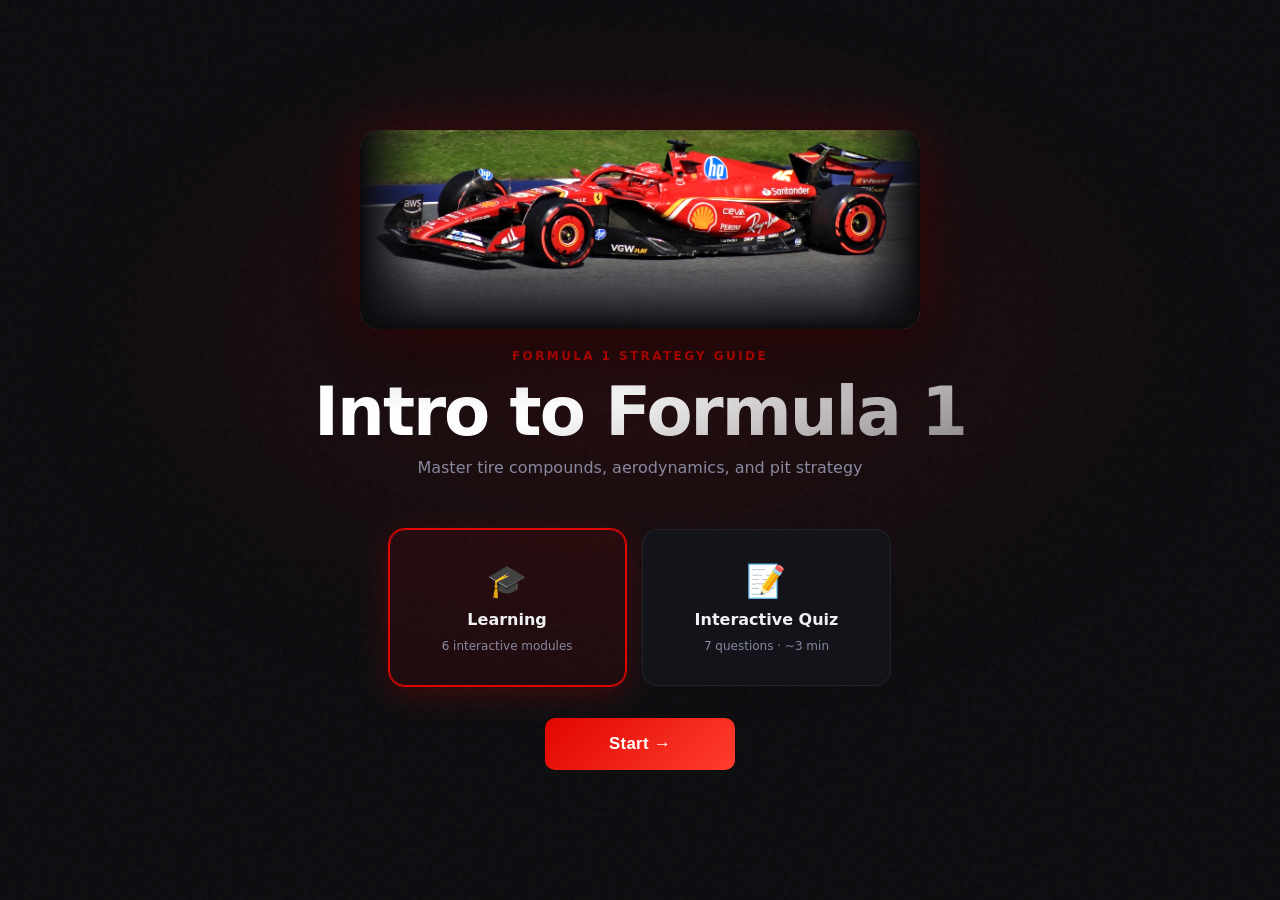
<file: index.html>
<!DOCTYPE html>
<html lang="en">
<head>
  <meta charset="UTF-8">
  <meta name="viewport" content="width=device-width, initial-scale=1.0">
  <title>Intro to Formula 1</title>
  <link rel="stylesheet" href="styles.css">
</head>
<body>

  <!-- HOME -->
  <div class="screen active" id="screen-home">
    <!-- animated background scene -->
    <div class="home-scene" id="home-scene"></div>

    <div style="flex:1;display:flex;flex-direction:column;align-items:center;justify-content:center;text-align:center;position:relative;z-index:2;">
      <!-- Ferrari SF-24 hero photo -->
      <div class="home-car-wrap">
        <img src="ferrari_home.jpg" class="home-car-img" alt="Ferrari SF-24">
      </div>

      <div class="home-eyebrow">Formula 1 Strategy Guide</div>
      <h1 class="home-title">Intro to Formula 1</h1>
      <p class="home-sub">Master tire compounds, aerodynamics, and pit strategy</p>

      <div class="mode-cards">
        <div class="mode-card selected" id="mode-learning" onclick="selectMode('learning')">
          <span class="icon">🎓</span>
          <span class="label">Learning</span>
          <span style="font-size:0.75rem;color:var(--text-2);">6 interactive modules</span>
        </div>
        <div class="mode-card" id="mode-quiz" onclick="selectMode('quiz')">
          <span class="icon">📝</span>
          <span class="label">Interactive Quiz</span>
          <span style="font-size:0.75rem;color:var(--text-2);">7 questions · ~3 min</span>
        </div>
      </div>

      <button class="btn-primary" onclick="startSelected()" style="padding:16px 64px;font-size:1.05rem;">Start →</button>
    </div>
  </div>

  <!-- LEARNING MENU -->
  <div class="screen" id="screen-learning-menu">
    <div class="nav">
      <button class="nav-back" onclick="showScreen('home')">← Home</button>
      <span class="nav-badge">F1 Strategies</span>
    </div>

    <h2 style="font-size:1.6rem;font-weight:800;letter-spacing:-0.02em;">Learning Modules</h2>
    <p style="margin-top:5px;color:var(--text-2);font-size:0.9rem;">Work through each topic to understand modern F1 race strategy.</p>

    <div class="section-list">
      <div class="section-item" onclick="showScreen('car-components')">
        <span class="section-num">01</span>
        <span class="section-icon">🏎️</span>
        <div><div class="section-label">Car Components</div><div class="section-desc">Explore key parts of an F1 car</div></div>
        <span style="margin-left:auto;color:var(--text-3);font-size:1rem;">›</span>
      </div>
      <div class="section-item" onclick="showScreen('tires')">
        <span class="section-num">02</span>
        <span class="section-icon">🔴</span>
        <div><div class="section-label">Tire Compounds</div><div class="section-desc">Soft, Medium, Hard, Inter, Wet</div></div>
        <span style="margin-left:auto;color:var(--text-3);font-size:1rem;">›</span>
      </div>
      <div class="section-item" onclick="showScreen('tire-degradation')">
        <span class="section-num">03</span>
        <span class="section-icon">📉</span>
        <div><div class="section-label">Tire Degradation</div><div class="section-desc">The cliff effect on lap times</div></div>
        <span style="margin-left:auto;color:var(--text-3);font-size:1rem;">›</span>
      </div>
      <div class="section-item" onclick="showScreen('performance-degradation')">
        <span class="section-num">04</span>
        <span class="section-icon">⚡</span>
        <div><div class="section-label">Performance Degradation</div><div class="section-desc">How grip changes your speed</div></div>
        <span style="margin-left:auto;color:var(--text-3);font-size:1rem;">›</span>
      </div>
      <div class="section-item" onclick="showScreen('aerodynamics')">
        <span class="section-num">05</span>
        <span class="section-icon">💨</span>
        <div><div class="section-label">Aerodynamics</div><div class="section-desc">Clean air vs dirty air</div></div>
        <span style="margin-left:auto;color:var(--text-3);font-size:1rem;">›</span>
      </div>
      <div class="section-item" onclick="showScreen('finding-the-gap')">
        <span class="section-num">06</span>
        <span class="section-icon">🏁</span>
        <div><div class="section-label">Finding the Gap</div><div class="section-desc">Select your pit window</div></div>
        <span style="margin-left:auto;color:var(--text-3);font-size:1rem;">›</span>
      </div>
    </div>

    <div style="margin-top:20px;display:flex;justify-content:flex-end;">
      <button class="btn-primary" onclick="showScreen('quiz-intro')">Take the Quiz →</button>
    </div>
  </div>

  <!-- CAR COMPONENTS -->
  <div class="screen" id="screen-car-components">
    <div class="nav">
      <button class="nav-back" onclick="showScreen('learning-menu')">← Back</button>
      <div style="display:flex;align-items:center;gap:12px;">
        <div class="progress-dots" id="pd-car"></div>
        <span class="nav-badge">01 / 06</span>
      </div>
    </div>
    <h2 style="font-size:1.5rem;font-weight:800;letter-spacing:-0.02em;">Car Components</h2>
    <p style="margin-top:4px;color:var(--text-2);font-size:0.88rem;">Click the red hotspots to learn about each part.</p>

    <div style="flex:1;display:flex;gap:32px;align-items:center;margin-top:20px;overflow:hidden;">
      <div style="flex:1;display:flex;align-items:center;justify-content:center;">
        <div class="car-photo-wrap">
          <img src="ferrari_sf24.jpg"
               alt="Ferrari SF-24 — 2024 Austrian Grand Prix">
          <!-- front wing -->
          <div class="hs-dot" style="left:7%;top:72%;" onclick="showComponent('frontwing')"></div>
          <!-- front tire center -->
          <div class="hs-dot" style="left:21%;top:72%;" onclick="showComponent('fronttire')"></div>
          <!-- halo: arch above cockpit (accounts for ~30% grass at top) -->
          <div class="hs-dot" style="left:38%;top:40%;" onclick="showComponent('halo')"></div>
          <!-- sidepod: Shell logo area -->
          <div class="hs-dot" style="left:55%;top:59%;" onclick="showComponent('sidepod')"></div>
          <!-- rear tire center -->
          <div class="hs-dot" style="left:78%;top:72%;" onclick="showComponent('reartire')"></div>
          <!-- rear wing: upper right -->
          <div class="hs-dot" style="left:89%;top:35%;" onclick="showComponent('rearwing')"></div>
        </div>
      </div>

      <div class="comp-panel" id="component-info">
        <p style="color:var(--text-3);text-align:center;font-size:0.88rem;line-height:1.6;">Click a red hotspot on the car to learn more.</p>
      </div>
    </div>

    <div style="margin-top:16px;display:flex;justify-content:flex-end;">
      <button class="btn-primary" onclick="showScreen('tires')">Next: Tires →</button>
    </div>
  </div>

  <!-- TIRES -->
  <div class="screen" id="screen-tires">
    <div class="nav">
      <button class="nav-back" onclick="showScreen('learning-menu')">← Back</button>
      <div style="display:flex;align-items:center;gap:12px;">
        <div class="progress-dots" id="pd-tires"></div>
        <span class="nav-badge">02 / 06</span>
      </div>
    </div>
    <h2 style="font-size:1.5rem;font-weight:800;letter-spacing:-0.02em;">Tire Compounds</h2>
    <p style="margin-top:4px;color:var(--text-2);font-size:0.88rem;">F1 uses color-coded compounds. Click one to learn its purpose.</p>

    <div class="tire-grid">
      <div class="tire-card" onclick="selectTire(this,'soft')"  style="--active-color:#e10600;--active-glow:rgba(225,6,0,0.2);">
        <div class="tire-ring" style="border-color:#e10600;"></div>
        <span class="tire-name">Soft</span>
      </div>
      <div class="tire-card" onclick="selectTire(this,'med')"   style="--active-color:#ffd600;--active-glow:rgba(255,214,0,0.15);">
        <div class="tire-ring" style="border-color:#ffd600;"></div>
        <span class="tire-name">Medium</span>
      </div>
      <div class="tire-card" onclick="selectTire(this,'hard')"  style="--active-color:#e0e0e0;--active-glow:rgba(224,224,224,0.1);">
        <div class="tire-ring" style="border-color:#e0e0e0;"></div>
        <span class="tire-name">Hard</span>
      </div>
      <div class="tire-card" onclick="selectTire(this,'inter')" style="--active-color:#00c853;--active-glow:rgba(0,200,83,0.15);">
        <div class="tire-ring" style="border-color:#00c853;"></div>
        <span class="tire-name">Inter</span>
      </div>
      <div class="tire-card" onclick="selectTire(this,'wet')"   style="--active-color:#2979ff;--active-glow:rgba(41,121,255,0.15);">
        <div class="tire-ring" style="border-color:#2979ff;"></div>
        <span class="tire-name">Full Wet</span>
      </div>
    </div>

    <div class="tire-info-box">
      <p id="tire-text" style="color:var(--text-3);font-style:italic;font-size:0.95rem;">Select a compound above to see details.</p>
    </div>

    <div style="margin-top:auto;padding-top:20px;display:flex;justify-content:flex-end;">
      <button class="btn-primary" onclick="showScreen('tire-degradation')">Next: Tire Degradation →</button>
    </div>
  </div>

  <!-- TIRE DEGRADATION -->
  <div class="screen" id="screen-tire-degradation">
    <div class="nav">
      <button class="nav-back" onclick="showScreen('learning-menu')">← Back</button>
      <div style="display:flex;align-items:center;gap:12px;">
        <div class="progress-dots" id="pd-degrad"></div>
        <span class="nav-badge">03 / 06</span>
      </div>
    </div>
    <h2 style="font-size:1.5rem;font-weight:800;letter-spacing:-0.02em;">Tire Degradation</h2>
    <p style="margin-top:4px;color:var(--text-2);font-size:0.88rem;">Drag the slider to see how tire wear affects lap time.</p>

    <div class="slider-card">
      <div style="display:flex;justify-content:space-between;align-items:center;margin-bottom:24px;">
        <div>
          <div style="font-size:0.72rem;color:var(--text-2);text-transform:uppercase;letter-spacing:0.1em;margin-bottom:4px;">Lap Time</div>
          <div id="laptime-display" style="font-size:2.4rem;font-weight:800;color:var(--red);letter-spacing:-0.03em;line-height:1;">1:20.0</div>
        </div>
        <div style="display:flex;flex-direction:column;align-items:flex-end;gap:6px;">
          <span style="color:#00c853;font-size:0.8rem;font-weight:600;">↑ Fresh tires</span>
          <span style="color:var(--red);font-size:0.8rem;font-weight:600;">↓ Worn tires</span>
        </div>
      </div>

      <input type="range" id="wear-slider" min="0" max="100" value="20" oninput="updateDegradation(this.value)" style="--pct:20%;">

      <div class="grip-bar-wrap">
        <div style="display:flex;justify-content:space-between;align-items:center;margin-bottom:10px;">
          <span style="font-size:0.85rem;font-weight:700;">Grip Level</span>
          <span id="grip-label" style="font-size:0.85rem;font-weight:700;color:#00c853;">High Grip</span>
        </div>
        <div class="grip-bar">
          <div class="grip-bar-cover" id="grip-cover" style="width:80%;"></div>
        </div>
        <div style="display:flex;justify-content:space-between;margin-top:6px;">
          <span style="font-size:0.75rem;color:#00c853;font-weight:600;">High Grip</span>
          <span style="font-size:0.75rem;color:var(--red);font-weight:600;">Low Grip</span>
        </div>
      </div>

      <div id="degrad-msg" style="margin-top:20px;padding:12px 16px;border-radius:8px;background:var(--surface2);font-size:0.88rem;font-style:italic;color:var(--text-2);min-height:42px;display:flex;align-items:center;"></div>
    </div>

    <div style="margin-top:16px;display:flex;justify-content:flex-end;">
      <button class="btn-primary" onclick="showScreen('performance-degradation')">Next: Performance →</button>
    </div>
  </div>

  <!-- PERFORMANCE DEGRADATION -->
  <div class="screen" id="screen-performance-degradation">
    <div class="nav">
      <button class="nav-back" onclick="showScreen('learning-menu')">← Back</button>
      <div style="display:flex;align-items:center;gap:12px;">
        <div class="progress-dots" id="pd-perf"></div>
        <span class="nav-badge">04 / 06</span>
      </div>
    </div>

    <div style="display:flex;justify-content:space-between;align-items:flex-start;">
      <div>
        <h2 style="font-size:1.5rem;font-weight:800;letter-spacing:-0.02em;">Performance Degradation</h2>
        <p style="margin-top:4px;color:var(--text-2);font-size:0.88rem;">Drag to see how grip level changes lap speed.</p>
      </div>
      <div class="stat-chip">
        <div class="val" id="perf-laptime">1:20.0</div>
        <div class="lbl">Lap Time</div>
      </div>
    </div>

    <div class="track-wrapper">
      <svg viewBox="0 0 700 280" style="width:88%;max-width:660px;">
        <ellipse cx="350" cy="140" rx="292" ry="118" fill="none" stroke="rgba(255,255,255,0.05)" stroke-width="28"/>
        <ellipse cx="350" cy="140" rx="292" ry="118" fill="none" stroke="rgba(255,255,255,0.08)" stroke-width="22"/>
        <ellipse cx="350" cy="140" rx="280" ry="106" fill="none" stroke="#e10600" stroke-width="2" stroke-dasharray="10 6" opacity="0.7"/>
        <rect x="348" y="20" width="4" height="20" rx="1" fill="#e10600" opacity="0.8"/>
      </svg>
      <div id="perf-car">🏎️</div>
    </div>

    <div class="perf-slider-bar">
      <div style="display:flex;justify-content:space-between;align-items:center;margin-bottom:10px;">
        <span style="font-size:0.85rem;font-weight:700;">Grip Level</span>
        <span id="perf-grip-label" style="font-size:0.85rem;font-weight:700;color:#00c853;">High Grip</span>
      </div>
      <input type="range" id="perf-slider" min="0" max="100" value="15" oninput="updatePerf(this.value)" style="--pct:15%;">
      <div style="display:flex;justify-content:space-between;margin-top:6px;">
        <span style="font-size:0.75rem;color:#00c853;font-weight:600;">Fresh Tires</span>
        <span style="font-size:0.75rem;color:var(--red);font-weight:600;">Worn Tires</span>
      </div>
    </div>

    <div style="margin-top:14px;display:flex;justify-content:flex-end;">
      <button class="btn-primary" onclick="showScreen('aerodynamics')">Next: Aerodynamics →</button>
    </div>
  </div>

  <!-- AERODYNAMICS -->
  <div class="screen" id="screen-aerodynamics">
    <div class="nav">
      <button class="nav-back" onclick="showScreen('learning-menu')">← Back</button>
      <div style="display:flex;align-items:center;gap:12px;">
        <div class="progress-dots" id="pd-aero"></div>
        <span class="nav-badge">05 / 06</span>
      </div>
    </div>
    <h2 style="font-size:1.5rem;font-weight:800;letter-spacing:-0.02em;">Aerodynamics</h2>
    <p style="margin-top:4px;color:var(--text-2);font-size:0.88rem;">Drag the slider to move the following car. See how dirty air destroys downforce.</p>

    <!-- interactive slipstream simulator -->
    <div style="background:var(--surface);border:1px solid var(--border);border-radius:16px;padding:20px 24px;margin-top:16px;">
      <div style="font-size:0.72rem;font-weight:700;letter-spacing:0.1em;text-transform:uppercase;color:var(--text-2);margin-bottom:12px;">Slipstream Simulator — drag the slider</div>

      <div class="aero-sim-wrap" id="aero-sim-wrap" style="height:100px;">
        <!-- road markings -->
        <div style="position:absolute;bottom:18px;left:0;right:0;height:3px;background:repeating-linear-gradient(to right,rgba(255,255,255,0.06) 0 30px,transparent 30px 60px);"></div>
        <div id="aero-turbulence" class="aero-turbulence"></div>
        <div class="aero-car-lead" id="aero-car-lead">🏎️</div>
        <div class="aero-car-follow" id="aero-car-follow">🏎️</div>
      </div>

      <div style="margin-top:12px;">
        <div style="display:flex;justify-content:space-between;margin-bottom:6px;">
          <span style="font-size:0.8rem;color:var(--text-2);">← Closer (dirty air)</span>
          <span style="font-size:0.8rem;color:var(--text-2);">Further (clean air) →</span>
        </div>
        <input type="range" id="aero-gap-slider" min="0" max="100" value="55"
               oninput="setAeroGap(this.value)" style="--pct:55%;">
      </div>
    </div>

    <!-- live stats -->
    <div style="display:grid;grid-template-columns:1fr 1fr;gap:12px;margin-top:14px;">
      <div style="background:var(--surface);border:1px solid var(--border);border-radius:12px;padding:16px 20px;">
        <div style="font-size:0.72rem;font-weight:700;letter-spacing:0.1em;text-transform:uppercase;color:var(--text-2);margin-bottom:10px;">Downforce</div>
        <div style="height:10px;background:rgba(255,255,255,0.07);border-radius:5px;overflow:hidden;">
          <div id="aero-df-bar" style="height:100%;width:75%;background:#00c853;border-radius:5px;transition:width 0.2s,background 0.2s;"></div>
        </div>
        <div style="margin-top:6px;font-size:1.3rem;font-weight:800;" id="aero-df-label">75%</div>
      </div>
      <div style="background:var(--surface);border:1px solid var(--border);border-radius:12px;padding:16px 20px;">
        <div style="font-size:0.72rem;font-weight:700;letter-spacing:0.1em;text-transform:uppercase;color:var(--text-2);margin-bottom:10px;">Tire Heat</div>
        <div style="height:10px;background:rgba(255,255,255,0.07);border-radius:5px;overflow:hidden;">
          <div id="aero-tire-bar" style="height:100%;width:20%;background:var(--red);border-radius:5px;transition:width 0.2s;"></div>
        </div>
        <div style="margin-top:6px;font-size:0.82rem;font-weight:600;color:var(--text-2);">Overheating risk</div>
      </div>
    </div>

    <div id="aero-msg" style="margin-top:12px;padding:12px 16px;border-radius:8px;background:var(--surface2);font-size:0.88rem;color:#00c853;font-weight:600;min-height:40px;display:flex;align-items:center;">
      ✓ Clean air — full downforce, tires behaving predictably.
    </div>

    <!-- info cards -->
    <div style="display:grid;grid-template-columns:1fr 1fr;gap:12px;margin-top:12px;flex:1;">
      <div style="background:var(--surface);border:1px solid var(--border);border-top:2px solid #00c853;border-radius:12px;padding:16px 18px;">
        <div style="font-size:0.68rem;font-weight:700;letter-spacing:0.12em;text-transform:uppercase;color:#00c853;margin-bottom:6px;">Clean Air</div>
        <p style="color:var(--text-2);font-size:0.82rem;line-height:1.65;">Open track — max downforce, predictable tires, faster cornering.</p>
      </div>
      <div style="background:var(--surface);border:1px solid var(--border);border-top:2px solid var(--red);border-radius:12px;padding:16px 18px;">
        <div style="font-size:0.68rem;font-weight:700;letter-spacing:0.12em;text-transform:uppercase;color:var(--red);margin-bottom:6px;">Dirty Air</div>
        <p style="color:var(--text-2);font-size:0.82rem;line-height:1.65;">Turbulent wake — up to 30% downforce loss, tires overheat fast.</p>
      </div>
    </div>

    <div style="margin-top:12px;display:flex;justify-content:flex-end;">
      <button class="btn-primary" onclick="showScreen('finding-the-gap')">Next: Finding the Gap →</button>
    </div>
  </div>

  <!-- FINDING THE GAP -->
  <div class="screen" id="screen-finding-the-gap">
    <div class="nav">
      <button class="nav-back" onclick="showScreen('learning-menu')">← Back</button>
      <div style="display:flex;align-items:center;gap:12px;">
        <div class="progress-dots" id="pd-gap"></div>
        <span class="nav-badge">06 / 06</span>
      </div>
    </div>
    <h2 style="font-size:1.5rem;font-weight:800;letter-spacing:-0.02em;">Finding the Gap</h2>
    <p style="margin-top:4px;color:var(--text-2);font-size:0.88rem;">Select the best gap to pit into. You want clean air and track position.</p>

    <div style="background:var(--surface);border:1px solid var(--border);border-radius:16px;padding:20px 24px;margin-top:24px;display:flex;align-items:center;gap:0;overflow:hidden;">
      <div style="font-size:2rem;flex-shrink:0;">🏎️</div>

      <div id="gap-a" onclick="selectGap('a')" style="flex:0 0 80px;height:64px;border-radius:8px;cursor:pointer;display:flex;align-items:center;justify-content:center;font-size:0.72rem;font-weight:800;letter-spacing:0.06em;border:1px solid rgba(225,6,0,0.3);background:rgba(225,6,0,0.08);color:var(--red);transition:all 0.2s;margin:0 8px;">
        TOO<br>SMALL
      </div>

      <div style="font-size:2rem;flex-shrink:0;">🏎️</div>

      <div id="gap-b" onclick="selectGap('b')" style="flex:1;height:64px;border-radius:8px;cursor:pointer;display:flex;align-items:center;justify-content:center;font-size:0.8rem;font-weight:700;letter-spacing:0.05em;border:1px solid var(--border);background:var(--surface2);color:var(--text-3);transition:all 0.2s;margin:0 8px;">
        Click to pit here
      </div>

      <div style="font-size:2rem;flex-shrink:0;">🏎️</div>

      <div id="gap-c" onclick="selectGap('c')" style="flex:0 0 100px;height:64px;border-radius:8px;cursor:pointer;display:flex;align-items:center;justify-content:center;font-size:0.72rem;font-weight:800;letter-spacing:0.06em;border:1px solid var(--border);background:var(--surface2);color:var(--text-3);transition:all 0.2s;margin:0 8px;">
        Click to<br>pit here
      </div>

      <div style="font-size:2rem;flex-shrink:0;">🏎️</div>
    </div>

    <div id="gap-feedback" style="margin-top:16px;padding:14px 20px;border-radius:10px;background:var(--surface);border:1px solid var(--border);font-size:0.9rem;font-weight:600;min-height:48px;display:flex;align-items:center;color:var(--text-3);font-style:italic;">
      Select a gap above to see if it's the right call.
    </div>

    <div style="background:var(--surface);border:1px solid var(--border);border-radius:14px;padding:20px 24px;margin-top:16px;">
      <div style="font-size:0.72rem;font-weight:700;letter-spacing:0.1em;text-transform:uppercase;color:var(--text-2);margin-bottom:10px;">What makes a good pit window?</div>
      <ul style="color:var(--text-2);font-size:0.88rem;line-height:1.9;padding-left:18px;">
        <li>At least 2–3 seconds gap behind — accounting for pit stop time loss (~22s)</li>
        <li>Clean air to emerge into, not right behind a slower car</li>
        <li>Strategic track position relative to rivals who are also pitting</li>
      </ul>
    </div>

    <div style="margin-top:16px;display:flex;gap:12px;justify-content:flex-end;">
      <button class="btn-ghost" onclick="showScreen('learning-menu')">← All Modules</button>
      <button class="btn-primary" onclick="showScreen('quiz-intro')">Take the Quiz →</button>
    </div>
  </div>

  <!-- QUIZ INTRO -->
  <div class="screen" id="screen-quiz-intro">
    <div class="nav">
      <button class="nav-back" onclick="showScreen('home')">← Home</button>
      <span class="nav-badge">Quiz</span>
    </div>
    <div style="flex:1;display:flex;flex-direction:column;align-items:center;justify-content:center;text-align:center;">
      <div style="font-size:0.75rem;font-weight:700;letter-spacing:0.18em;text-transform:uppercase;color:var(--red);margin-bottom:14px;">Knowledge Check</div>
      <h2 style="font-size:2.4rem;font-weight:800;letter-spacing:-0.03em;margin-bottom:10px;">Quiz Time</h2>
      <p style="color:var(--text-2);max-width:420px;font-size:0.95rem;line-height:1.6;margin-bottom:32px;">7 questions on tires, aerodynamics, and pit strategy. Mix of scenario, drag-and-drop ordering, and short response.</p>

      <!-- name input -->
      <div style="margin-bottom:28px;">
        <div style="font-size:0.72rem;font-weight:700;letter-spacing:0.1em;text-transform:uppercase;color:var(--text-2);margin-bottom:10px;">What should we call you?</div>
        <input id="quiz-name-input" class="name-input" type="text" placeholder="Enter your name" maxlength="24"
               onkeydown="if(event.key==='Enter') startQuiz()">
      </div>

      <div style="display:flex;gap:10px;margin-bottom:10px;">
        <div style="width:10px;height:10px;border-radius:50%;background:var(--surface2);border:1px solid var(--border-hi);"></div>
        <div style="width:10px;height:10px;border-radius:50%;background:var(--surface2);border:1px solid var(--border-hi);"></div>
        <div style="width:10px;height:10px;border-radius:50%;background:var(--surface2);border:1px solid var(--border-hi);"></div>
        <div style="width:10px;height:10px;border-radius:50%;background:var(--surface2);border:1px solid var(--border-hi);"></div>
        <div style="width:10px;height:10px;border-radius:50%;background:var(--surface2);border:1px solid var(--border-hi);"></div>
        <div style="width:10px;height:10px;border-radius:50%;background:var(--surface2);border:1px solid var(--border-hi);"></div>
        <div style="width:10px;height:10px;border-radius:50%;background:var(--surface2);border:1px solid var(--border-hi);"></div>
      </div>
      <p style="color:var(--text-3);font-size:0.8rem;margin-bottom:36px;">7 questions · ~3 minutes</p>

      <button class="btn-primary" onclick="startQuiz()" style="padding:16px 56px;font-size:1.05rem;">Start Quiz →</button>
    </div>
  </div>

  <!-- QUIZ QUESTION -->
  <div class="screen" id="screen-quiz-question">
    <div class="nav">
      <button class="nav-back" onclick="showScreen('quiz-intro')">✕ Quit</button>
      <span class="nav-badge" id="quiz-nav-label">1 / 7</span>
    </div>

    <div style="height:3px;background:var(--surface2);border-radius:2px;margin-bottom:32px;">
      <div id="quiz-prog" style="height:100%;background:var(--red);border-radius:2px;transition:width 0.4s ease;width:20%;"></div>
    </div>

    <div style="font-size:0.72rem;font-weight:700;letter-spacing:0.1em;text-transform:uppercase;color:var(--text-2);margin-bottom:12px;" id="quiz-q-num">Question 1 of 7</div>
    <div style="font-size:1.35rem;font-weight:700;line-height:1.45;margin-bottom:32px;max-width:820px;" id="quiz-q-text"></div>

    <div id="quiz-answers" style="display:grid;grid-template-columns:1fr 1fr;gap:12px;max-width:820px;"></div>

    <div id="quiz-feedback" style="margin-top:20px;font-size:0.88rem;font-style:italic;min-height:22px;color:#00c853;"></div>

    <div style="display:flex;justify-content:flex-end;margin-top:auto;">
      <button class="btn-primary" id="quiz-next-btn" onclick="nextQuestion()" style="display:none;">Next →</button>
    </div>
  </div>

  <!-- QUIZ COMPLETE -->
  <div class="screen" id="screen-quiz-complete">
    <div class="nav">
      <button class="nav-back" onclick="showScreen('home')">← Home</button>
      <span class="nav-badge">Results</span>
    </div>
    <div style="flex:1;display:flex;flex-direction:column;align-items:center;justify-content:center;text-align:center;">
      <div style="font-size:0.72rem;font-weight:700;letter-spacing:0.18em;text-transform:uppercase;color:var(--text-2);margin-bottom:14px;">Quiz Complete</div>

      <div id="result-score-card" style="position:relative;background:var(--surface);border:1px solid var(--border);border-radius:20px;padding:36px 52px;margin-bottom:24px;min-width:320px;overflow:hidden;">
        <div id="result-trophy" style="font-size:2.6rem;line-height:1;margin-bottom:8px;animation:trophyBounce 0.6s cubic-bezier(0.22,1,0.36,1);">🏆</div>
        <div style="font-size:0.78rem;color:var(--text-2);margin-bottom:8px;">Your Score</div>
        <div id="final-score" style="font-size:5rem;font-weight:800;color:var(--red);letter-spacing:-0.04em;line-height:1;">0 / 7</div>
        <div id="score-title" class="score-fade-in" style="color:var(--text);font-weight:700;margin-top:12px;font-size:1.05rem;line-height:1.4;"></div>
        <div id="score-sub"   class="score-fade-in" style="color:var(--text-2);font-style:italic;margin-top:8px;font-size:0.88rem;line-height:1.55;max-width:320px;"></div>
      </div>

      <div style="font-size:0.72rem;font-weight:700;letter-spacing:0.1em;text-transform:uppercase;color:var(--text-2);margin-bottom:14px;">Topic Breakdown</div>
      <div style="display:flex;gap:12px;margin-bottom:32px;">
        <div style="background:var(--surface);border:1px solid var(--border);border-radius:12px;padding:16px 28px;text-align:left;">
          <div style="font-size:0.75rem;color:var(--text-2);margin-bottom:4px;">Tires</div>
          <div id="breakdown-tires" style="font-size:1.4rem;font-weight:800;">2/2</div>
        </div>
        <div style="background:var(--surface);border:1px solid var(--border);border-radius:12px;padding:16px 28px;text-align:left;">
          <div style="font-size:0.75rem;color:var(--text-2);margin-bottom:4px;">Aero</div>
          <div id="breakdown-aero" style="font-size:1.4rem;font-weight:800;">1/1</div>
        </div>
        <div style="background:var(--surface);border:1px solid var(--border);border-radius:12px;padding:16px 28px;text-align:left;">
          <div style="font-size:0.75rem;color:var(--text-2);margin-bottom:4px;">Pit Strategy</div>
          <div id="breakdown-pit" style="font-size:1.4rem;font-weight:800;">1/2</div>
        </div>
      </div>

      <div style="display:flex;gap:12px;">
        <button class="btn-primary" id="retake-btn" onclick="retakeQuiz()">Retake Quiz</button>
        <button class="btn-ghost" onclick="showScreen('learning-menu')">Back to Learning</button>
      </div>
    </div>
  </div>

  <script src="app.js"></script>
  <script>
    // Animated speed lines + a second bg car on the home screen
    (function initHomeScene() {
      const scene = document.getElementById('home-scene');
      if (!scene) return;

      // add radial glow
      const glow = document.createElement('div');
      glow.style.cssText = 'position:absolute;inset:0;background:radial-gradient(ellipse 60% 50% at 50% 35%,rgba(225,6,0,0.07),transparent 70%);pointer-events:none;';
      scene.appendChild(glow);

      // spawn speed lines at random intervals
      function spawnLine() {
        const line = document.createElement('div');
        line.className = 'home-speed-line';
        const top = 30 + Math.random() * 40;
        const width = 80 + Math.random() * 200;
        const delay = Math.random() * 0.5;
        const dur   = 1.8 + Math.random() * 1.2;
        line.style.cssText = `top:${top}%;width:${width}px;animation-duration:${dur}s;animation-delay:${delay}s;`;
        scene.appendChild(line);
        setTimeout(() => line.remove(), (dur + delay + 0.2) * 1000);
      }

      setInterval(spawnLine, 280);
    })();
  </script>
</body>
</html>
</file>
<file: styles.css>
/* ── design tokens ── */
:root {
  --bg:        #0c0c0f;
  --surface:   #13131a;
  --surface2:  #1a1a24;
  --border:    rgba(255,255,255,0.07);
  --border-hi: rgba(255,255,255,0.13);
  --red:       #e10600;
  --red-glow:  rgba(225,6,0,0.25);
  --teal:      #00c9a7;
  --teal-dim:  rgba(0,201,167,0.12);
  --text:      #f0f0f2;
  --text-2:    #8888a0;
  --text-3:    #55555f;
}

* { margin: 0; padding: 0; box-sizing: border-box; }

body {
  font-family: -apple-system, BlinkMacSystemFont, 'Segoe UI', system-ui, sans-serif;
  background: var(--bg);
  color: var(--text);
  height: 100vh;
  overflow: hidden;
}

/* subtle noise texture on the bg */
body::before {
  content: '';
  position: fixed;
  inset: 0;
  background-image: url("data:image/svg+xml,%3Csvg viewBox='0 0 200 200' xmlns='http://www.w3.org/2000/svg'%3E%3Cfilter id='n'%3E%3CfeTurbulence type='fractalNoise' baseFrequency='0.9' numOctaves='4' stitchTiles='stitch'/%3E%3C/filter%3E%3Crect width='100%25' height='100%25' filter='url(%23n)' opacity='0.03'/%3E%3C/svg%3E");
  pointer-events: none;
  z-index: 0;
}

.screen {
  display: none;
  height: 100vh;
  padding: 36px 56px;
  flex-direction: column;
  position: relative;
  z-index: 1;
}
.screen.active { display: flex; animation: fadeUp 0.35s cubic-bezier(0.22,1,0.36,1); }

@keyframes fadeUp {
  from { opacity: 0; transform: translateY(14px); }
  to   { opacity: 1; transform: translateY(0); }
}

/* ── buttons ── */
.btn-primary {
  background: linear-gradient(135deg, #e10600, #ff3d2e);
  color: #fff;
  border: none;
  padding: 14px 36px;
  border-radius: 10px;
  font-size: 1rem;
  font-weight: 700;
  cursor: pointer;
  letter-spacing: 0.02em;
  transition: all 0.2s;
  box-shadow: 0 0 0 rgba(225,6,0,0);
}
.btn-primary:hover {
  transform: translateY(-2px);
  box-shadow: 0 6px 28px rgba(225,6,0,0.45);
}

.btn-ghost {
  background: transparent;
  color: var(--text);
  border: 1px solid var(--border-hi);
  padding: 14px 36px;
  border-radius: 10px;
  font-size: 1rem;
  font-weight: 600;
  cursor: pointer;
  transition: all 0.2s;
}
.btn-ghost:hover { background: var(--surface2); border-color: var(--border-hi); }

/* ── shared nav ── */
.nav {
  display: flex;
  justify-content: space-between;
  align-items: center;
  margin-bottom: 32px;
}
.nav-back {
  background: none;
  border: none;
  color: var(--text-2);
  font-size: 0.88rem;
  cursor: pointer;
  letter-spacing: 0.02em;
  transition: color 0.2s;
  display: flex;
  align-items: center;
  gap: 6px;
}
.nav-back:hover { color: var(--text); }
.nav-badge {
  background: var(--surface2);
  border: 1px solid var(--border);
  border-radius: 20px;
  padding: 5px 14px;
  font-size: 0.78rem;
  font-weight: 600;
  color: var(--red);
  letter-spacing: 0.08em;
  text-transform: uppercase;
}

/* progress dots shown on each learning screen */
.progress-dots {
  display: flex;
  gap: 6px;
  align-items: center;
}
.pd { width: 6px; height: 6px; border-radius: 50%; background: var(--border-hi); transition: all 0.3s; }
.pd.active { background: var(--red); width: 20px; border-radius: 3px; }
.pd.done   { background: var(--teal); }

/* ── HOME ── */
#screen-home {
  align-items: center;
  justify-content: center;
  text-align: center;
  background: radial-gradient(ellipse 70% 60% at 50% 40%, rgba(225,6,0,0.06) 0%, transparent 70%);
  overflow: hidden;
}

.home-eyebrow {
  font-size: 0.75rem;
  font-weight: 700;
  letter-spacing: 0.2em;
  text-transform: uppercase;
  color: var(--red);
  margin-bottom: 16px;
}

.home-title {
  font-size: 4.2rem;
  font-weight: 800;
  letter-spacing: -0.03em;
  line-height: 1;
  background: linear-gradient(160deg, #fff 40%, rgba(255,255,255,0.5));
  -webkit-background-clip: text;
  -webkit-text-fill-color: transparent;
  background-clip: text;
  margin-bottom: 12px;
}

.home-sub {
  color: var(--text-2);
  font-size: 1rem;
  margin-bottom: 52px;
}

.mode-cards {
  display: flex;
  gap: 16px;
  margin-bottom: 32px;
}

.mode-card {
  background: var(--surface);
  border: 1px solid var(--border);
  border-radius: 16px;
  padding: 32px 52px;
  cursor: pointer;
  transition: all 0.25s;
  display: flex;
  flex-direction: column;
  align-items: center;
  gap: 10px;
  min-width: 220px;
}
.mode-card:hover { background: var(--surface2); border-color: var(--border-hi); transform: translateY(-2px); }
.mode-card.selected {
  border-color: var(--red);
  background: rgba(225,6,0,0.08);
  box-shadow: 0 0 0 1px var(--red), 0 8px 32px var(--red-glow);
}
.mode-card .icon { font-size: 2rem; }
.mode-card .label { font-size: 1rem; font-weight: 700; color: var(--text); }

/* ── LEARNING MENU ── */
.section-list {
  display: grid;
  grid-template-columns: 1fr 1fr;
  gap: 10px;
  margin-top: 24px;
  flex: 1;
}

.section-item {
  background: var(--surface);
  border: 1px solid var(--border);
  border-radius: 12px;
  padding: 18px 22px;
  cursor: pointer;
  transition: all 0.2s;
  display: flex;
  align-items: center;
  gap: 16px;
  position: relative;
  overflow: hidden;
}
.section-item::before {
  content: '';
  position: absolute;
  left: 0; top: 0; bottom: 0;
  width: 3px;
  background: var(--red);
  transform: scaleY(0);
  transition: transform 0.2s;
  border-radius: 0 2px 2px 0;
}
.section-item:hover { background: var(--surface2); border-color: var(--border-hi); transform: translateX(3px); }
.section-item:hover::before { transform: scaleY(1); }

.section-num {
  font-size: 0.7rem;
  font-weight: 800;
  color: var(--red);
  letter-spacing: 0.08em;
  min-width: 24px;
  opacity: 0.8;
}
.section-icon { font-size: 1.4rem; }
.section-label { font-size: 0.95rem; font-weight: 600; }
.section-desc  { font-size: 0.78rem; color: var(--text-2); margin-top: 2px; }

/* ── CAR COMPONENTS ── */
.car-photo-wrap {
  position: relative;
  width: 100%;
  max-width: 640px;
}
.car-photo-wrap img {
  width: 100%;
  border-radius: 12px;
  display: block;
}
.hs-dot {
  position: absolute;
  width: 36px;
  height: 36px;
  transform: translate(-50%, -50%);
  cursor: pointer;
  z-index: 2;
}
.hs-dot::before {
  content: '';
  position: absolute;
  inset: 6px;
  border-radius: 50%;
  background: rgba(225,6,0,0.2);
  border: 2px solid var(--red);
  transition: background 0.2s;
}
.hs-dot::after {
  content: '';
  position: absolute;
  inset: 0;
  border-radius: 50%;
  border: 1.5px solid var(--red);
  animation: hsPulse 1.8s ease-in-out infinite;
}
.hs-dot:hover::before { background: rgba(225,6,0,0.4); }
.hs-dot:hover::after  { animation: none; opacity: 0.7; }
@keyframes hsPulse {
  0%,100% { transform: scale(1);   opacity: 1; }
  50%      { transform: scale(1.6); opacity: 0; }
}

/* ── QUIZ ANSWERS ── */
.answer-btn {
  background: var(--surface);
  border: 1px solid var(--border);
  border-radius: 12px;
  padding: 16px 20px;
  text-align: left;
  color: var(--text);
  font-size: 0.92rem;
  font-weight: 500;
  cursor: pointer;
  transition: all 0.2s;
  line-height: 1.4;
}
.answer-btn:hover:not(:disabled) { background: var(--surface2); border-color: var(--border-hi); transform: translateY(-1px); }
.answer-btn:disabled { cursor: default; }
.answer-btn.correct   { border-color: #00c853; background: rgba(0,200,83,0.12); color: #00c853; }
.answer-btn.incorrect { border-color: var(--red); background: rgba(225,6,0,0.1); color: var(--red); }

/* ── QUIZ NAME INPUT ── */
.name-input {
  background: var(--surface2);
  border: 1px solid var(--border-hi);
  border-radius: 12px;
  padding: 14px 20px;
  font-size: 1.1rem;
  font-weight: 600;
  color: var(--text);
  outline: none;
  text-align: center;
  transition: border-color 0.2s, box-shadow 0.2s;
  width: 280px;
}
.name-input:focus {
  border-color: var(--red);
  box-shadow: 0 0 0 3px var(--red-glow);
}
.name-input::placeholder { color: var(--text-3); font-weight: 400; }

.comp-panel {
  width: 260px;
  flex-shrink: 0;
  background: var(--surface);
  border: 1px solid var(--border);
  border-radius: 16px;
  padding: 28px;
  min-height: 200px;
  display: flex;
  flex-direction: column;
  justify-content: center;
}

/* ── TIRES ── */
.tire-grid { display: flex; gap: 12px; margin-top: 28px; }

.tire-card {
  background: var(--surface);
  border: 1px solid var(--border);
  border-radius: 14px;
  padding: 24px 16px;
  cursor: pointer;
  transition: all 0.2s;
  display: flex;
  flex-direction: column;
  align-items: center;
  gap: 10px;
  flex: 1;
}
.tire-card:hover { background: var(--surface2); transform: translateY(-3px); }
.tire-card.active { border-color: var(--active-color, #fff); background: var(--surface2); box-shadow: 0 0 20px var(--active-glow, rgba(255,255,255,0.1)); }

.tire-ring {
  width: 52px;
  height: 52px;
  border-radius: 50%;
  border: 3.5px solid;
  position: relative;
}
/* inner tire tread detail */
.tire-ring::after {
  content: '';
  position: absolute;
  inset: 8px;
  border-radius: 50%;
  border: 1px solid rgba(255,255,255,0.08);
}
.tire-name { font-size: 0.85rem; font-weight: 700; color: var(--text-2); }

.tire-info-box {
  background: var(--surface);
  border: 1px solid var(--border);
  border-radius: 14px;
  padding: 22px 28px;
  margin-top: 20px;
  min-height: 66px;
  display: flex;
  align-items: center;
}

/* ── SLIDERS ── */
.slider-card {
  background: var(--surface);
  border: 1px solid var(--border);
  border-radius: 16px;
  padding: 32px 36px;
  margin-top: 24px;
  flex: 1;
}

input[type="range"] {
  width: 100%;
  height: 5px;
  border-radius: 3px;
  outline: none;
  cursor: pointer;
  appearance: none;
  background: linear-gradient(to right, var(--teal) var(--pct,20%), rgba(255,255,255,0.1) var(--pct,20%));
}
input[type="range"]::-webkit-slider-thumb {
  appearance: none;
  width: 20px;
  height: 20px;
  border-radius: 50%;
  background: #fff;
  box-shadow: 0 2px 12px rgba(0,0,0,0.6), 0 0 0 3px rgba(255,255,255,0.15);
  cursor: pointer;
  transition: transform 0.15s;
}
input[type="range"]::-webkit-slider-thumb:hover { transform: scale(1.2); }

.grip-bar-wrap { margin-top: 28px; border-top: 1px solid var(--border); padding-top: 24px; }
.grip-bar {
  height: 16px;
  border-radius: 8px;
  background: linear-gradient(to right, #00c853, #ffd600 60%, #ff5252);
  margin-top: 10px;
  position: relative;
  overflow: hidden;
}
.grip-bar-cover {
  position: absolute;
  right: 0; top: 0; bottom: 0;
  background: rgba(12,12,15,0.82);
  transition: width 0.25s;
}

/* ── PERFORMANCE DEGRADATION ── */
.track-wrapper {
  flex: 1;
  display: flex;
  align-items: center;
  justify-content: center;
  position: relative;
}
#perf-car {
  position: absolute;
  font-size: 1.5rem;
  transform: translate(-50%,-50%);
  pointer-events: none;
  filter: drop-shadow(0 0 8px rgba(225,6,0,0.6));
}
.perf-slider-bar {
  background: var(--surface);
  border: 1px solid var(--border);
  border-radius: 12px;
  padding: 16px 24px;
}

/* ── STAT CHIP ── */
.stat-chip {
  background: var(--surface2);
  border: 1px solid var(--border);
  border-radius: 10px;
  padding: 10px 20px;
  text-align: center;
}
.stat-chip .val { font-size: 1.7rem; font-weight: 800; color: var(--red); line-height: 1; }
.stat-chip .lbl { font-size: 0.72rem; color: var(--text-2); margin-top: 3px; text-transform: uppercase; letter-spacing: 0.08em; }

/* ── AERODYNAMICS INTERACTIVE ── */
.aero-sim-wrap {
  position: relative;
  width: 100%;
  height: 120px;
  background: var(--surface);
  border: 1px solid var(--border);
  border-radius: 16px;
  overflow: hidden;
  margin-top: 16px;
  cursor: col-resize;
}
.aero-car-lead {
  position: absolute;
  font-size: 1.8rem;
  top: 50%;
  transform: translateY(-50%);
  filter: drop-shadow(0 0 6px rgba(0,201,167,0.5));
  left: 20%;
  pointer-events: none;
}
.aero-car-follow {
  position: absolute;
  font-size: 1.8rem;
  top: 50%;
  transform: translateY(-50%);
  filter: drop-shadow(0 0 6px rgba(225,6,0,0.6));
  transition: left 0.1s;
  pointer-events: none;
}
.aero-turbulence {
  position: absolute;
  top: 0; bottom: 0;
  background: radial-gradient(ellipse 100% 80% at 0% 50%, rgba(225,6,0,0.18), transparent 70%);
  transition: left 0.1s, width 0.1s;
  pointer-events: none;
}

/* ── QUIZ RESULTS ANIMATIONS ── */
@keyframes trophyBounce {
  0%   { transform: scale(0) rotate(-15deg); opacity: 0; }
  70%  { transform: scale(1.2) rotate(5deg); opacity: 1; }
  100% { transform: scale(1) rotate(0deg); opacity: 1; }
}
.score-fade-in {
  animation: fadeUp 0.4s cubic-bezier(0.22,1,0.36,1) 0.5s both;
}
.confetti-dot {
  position: absolute;
  bottom: 40%;
  width: 7px;
  height: 7px;
  border-radius: 50%;
  pointer-events: none;
  animation: confettiFly var(--fly-dur, 0.9s) ease-out forwards;
}
@keyframes confettiFly {
  0%   { transform: translate(0, 0) scale(1);   opacity: 1; }
  100% { transform: translate(var(--fly-x, 0), var(--fly-y, -80px)) scale(0.4); opacity: 0; }
}

/* ── HOME CAR PHOTO ── */
.home-car-wrap {
  position: relative;
  width: 560px;
  max-width: 92vw;
  margin-bottom: 20px;
  border-radius: 18px;
  overflow: hidden;
  box-shadow: 0 0 60px rgba(225,6,0,0.22), 0 24px 60px rgba(0,0,0,0.6);
}
.home-car-img {
  width: 100%;
  display: block;
  border-radius: 18px;
  filter: brightness(1.05) contrast(1.08) saturate(1.1);
}
/* fade edges into dark background */
.home-car-wrap::after {
  content: '';
  position: absolute;
  inset: 0;
  border-radius: 18px;
  background:
    linear-gradient(to right,  var(--bg) 0%, transparent 12%, transparent 88%, var(--bg) 100%),
    linear-gradient(to bottom, transparent 65%, var(--bg) 100%);
  pointer-events: none;
}

/* ── HOME PAGE ── */
.home-scene {
  position: absolute;
  inset: 0;
  pointer-events: none;
  overflow: hidden;
}
.home-speed-line {
  position: absolute;
  height: 1px;
  background: linear-gradient(to right, transparent, rgba(225,6,0,0.4), transparent);
  animation: speedLine 2.4s linear infinite;
  opacity: 0;
}
@keyframes speedLine {
  0%   { transform: translateX(-120%); opacity: 0; }
  10%  { opacity: 1; }
  90%  { opacity: 0.6; }
  100% { transform: translateX(120vw); opacity: 0; }
}
.home-f1-car-svg {
  position: absolute;
  bottom: 12%;
  animation: carDrive 8s linear infinite;
  opacity: 0.18;
}
@keyframes carDrive {
  from { transform: translateX(-300px); }
  to   { transform: translateX(110vw); }
}
</file>
